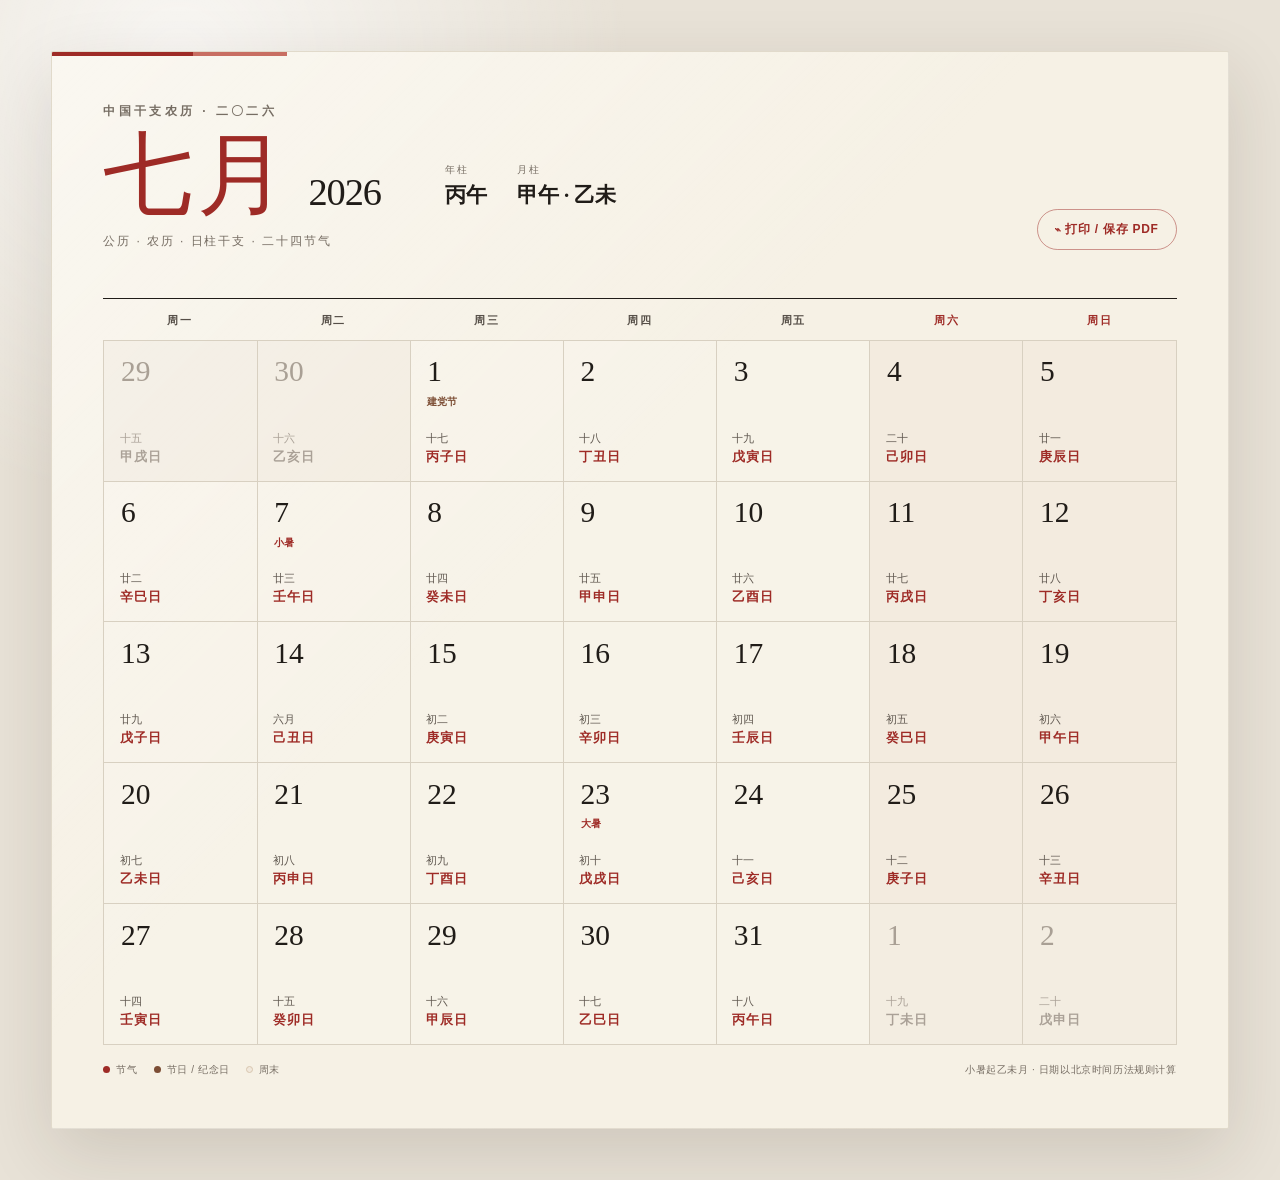
<file: index.html>
<!doctype html>
<html lang="zh-CN">
  <head>
    <meta charset="utf-8">
    <meta name="viewport" content="width=device-width, initial-scale=1">
    <meta name="color-scheme" content="light">
    <title>2026年7月中国干支日历</title>
    <link rel="stylesheet" href="style.css">
  </head>
  <body>
    <main class="page-shell">
      <section class="calendar-sheet" aria-labelledby="calendar-title">
        <header class="calendar-header">
          <div class="title-group">
            <p class="eyebrow">中国干支农历 · 二〇二六</p>
            <div class="title-row">
              <h1 id="calendar-title"><span>七月</span><b>2026</b></h1>
              <div class="pillar-summary" aria-label="干支信息">
                <p><span>年柱</span><strong id="year-pillar">丙午</strong></p>
                <p><span>月柱</span><strong id="month-pillar">甲午 · 乙未</strong></p>
              </div>
            </div>
            <p class="subtitle">公历 · 农历 · 日柱干支 · 二十四节气</p>
          </div>
          <button id="print-calendar" class="print-button" type="button">
            <span aria-hidden="true">⌁</span>
            打印 / 保存 PDF
          </button>
        </header>

        <div class="weekday-row" role="row" aria-label="星期">
          <div class="weekday" role="columnheader">周一</div>
          <div class="weekday" role="columnheader">周二</div>
          <div class="weekday" role="columnheader">周三</div>
          <div class="weekday" role="columnheader">周四</div>
          <div class="weekday" role="columnheader">周五</div>
          <div class="weekday weekend-label" role="columnheader">周六</div>
          <div class="weekday weekend-label" role="columnheader">周日</div>
        </div>

        <div id="calendar-grid" class="calendar-grid" role="grid" aria-label="2026年7月月历"></div>

        <footer class="calendar-footer">
          <div class="legend" aria-label="图例">
            <span><i class="legend-dot term-dot"></i>节气</span>
            <span><i class="legend-dot festival-dot"></i>节日 / 纪念日</span>
            <span><i class="legend-dot weekend-dot"></i>周末</span>
          </div>
          <p>小暑起乙未月 · 日期以北京时间历法规则计算</p>
        </footer>

        <p id="calendar-status" class="calendar-status" role="status" aria-live="polite" hidden></p>
      </section>
    </main>

    <script src="vendor/lunar.js"></script>
    <script src="calendar-core.js"></script>
    <script src="script.js"></script>
  </body>
</html>
</file>
<file: style.css>
:root {
  --paper: #f6f1e5;
  --paper-light: #fcfaf4;
  --ink: #201c18;
  --muted: #766d63;
  --line: #d8d0c1;
  --red: #9e2b26;
  --red-soft: #c86e62;
  --weekend: #f1e8db;
  --shadow: 0 24px 70px rgba(52, 37, 22, 0.14);
}

* {
  box-sizing: border-box;
}

html {
  min-width: 320px;
  background: #e8e2d7;
}

body {
  min-height: 100vh;
  margin: 0;
  color: var(--ink);
  background:
    radial-gradient(circle at 14% 5%, rgba(255, 255, 255, 0.72), transparent 28rem),
    #e8e2d7;
  font-family: "PingFang SC", "Microsoft YaHei", "Noto Sans CJK SC", sans-serif;
  -webkit-font-smoothing: antialiased;
}

button {
  font: inherit;
}

.page-shell {
  width: min(1400px, 100%);
  margin: 0 auto;
  padding: clamp(18px, 4vw, 56px);
}

.calendar-sheet {
  position: relative;
  overflow: hidden;
  padding: clamp(24px, 4vw, 58px);
  border: 1px solid rgba(141, 124, 101, 0.2);
  border-radius: 2px;
  background:
    linear-gradient(135deg, rgba(255, 255, 255, 0.45), transparent 44%),
    var(--paper);
  box-shadow: var(--shadow);
}

.calendar-sheet::before {
  position: absolute;
  top: 0;
  left: 0;
  width: 100%;
  height: 4px;
  background: linear-gradient(90deg, var(--red) 0 12%, var(--red-soft) 12% 20%, transparent 20%);
  content: "";
}

.calendar-header {
  display: flex;
  align-items: flex-end;
  justify-content: space-between;
  gap: 24px;
  margin-bottom: clamp(28px, 4vw, 48px);
}

.eyebrow,
.subtitle,
.calendar-footer p {
  margin: 0;
  color: var(--muted);
}

.eyebrow {
  margin-bottom: 14px;
  font-size: 12px;
  font-weight: 600;
  letter-spacing: 0.28em;
}

.title-row {
  display: flex;
  align-items: flex-end;
  gap: clamp(24px, 5vw, 72px);
}

h1 {
  display: flex;
  align-items: baseline;
  gap: 18px;
  margin: 0;
  font-family: "Songti SC", "STSong", "SimSun", serif;
  font-weight: 500;
  line-height: 0.92;
}

h1 span {
  color: var(--red);
  font-size: clamp(52px, 7vw, 94px);
  letter-spacing: 0.04em;
}

h1 b {
  font-family: Georgia, "Times New Roman", serif;
  font-size: clamp(24px, 3vw, 42px);
  font-weight: 500;
  letter-spacing: -0.03em;
}

.pillar-summary {
  display: flex;
  gap: 30px;
  padding-bottom: 8px;
}

.pillar-summary p {
  margin: 0;
}

.pillar-summary span,
.pillar-summary strong {
  display: block;
}

.pillar-summary span {
  margin-bottom: 4px;
  color: var(--muted);
  font-size: 10px;
  letter-spacing: 0.18em;
}

.pillar-summary strong {
  font-family: "Songti SC", "STSong", "SimSun", serif;
  font-size: 21px;
  font-weight: 600;
}

.subtitle {
  margin-top: 16px;
  font-size: 12px;
  letter-spacing: 0.16em;
}

.print-button {
  flex: 0 0 auto;
  padding: 11px 17px;
  border: 1px solid rgba(158, 43, 38, 0.48);
  border-radius: 999px;
  color: var(--red);
  background: transparent;
  font-size: 12px;
  font-weight: 600;
  letter-spacing: 0.06em;
  cursor: pointer;
  transition: color 160ms ease, background 160ms ease, transform 160ms ease;
}

.print-button:hover {
  color: white;
  background: var(--red);
  transform: translateY(-1px);
}

.print-button:focus-visible {
  outline: 3px solid rgba(158, 43, 38, 0.25);
  outline-offset: 3px;
}

.weekday-row,
.calendar-grid {
  display: grid;
  width: 100%;
  min-width: 0;
  grid-template-columns: repeat(7, minmax(0, 1fr));
}

.weekday-row {
  border-top: 1px solid var(--ink);
  border-bottom: 1px solid var(--line);
}

.weekday {
  padding: 14px 8px 12px;
  color: #554e47;
  font-size: 11px;
  font-weight: 600;
  letter-spacing: 0.14em;
  text-align: center;
}

.weekend-label {
  color: var(--red);
}

.calendar-grid {
  border-left: 1px solid var(--line);
}

.calendar-day {
  position: relative;
  min-width: 0;
  min-height: clamp(118px, 11vw, 164px);
  padding: clamp(10px, 1.3vw, 18px);
  border-right: 1px solid var(--line);
  border-bottom: 1px solid var(--line);
  background: rgba(255, 255, 255, 0.1);
}

.calendar-day.is-weekend {
  background: color-mix(in srgb, var(--weekend) 56%, transparent);
}

.calendar-day.is-adjacent {
  color: #a9a095;
  background: rgba(224, 216, 203, 0.18);
}

.calendar-day.is-today {
  box-shadow: inset 0 0 0 2px var(--red);
}

.solar-day {
  display: block;
  font-family: Georgia, "Times New Roman", serif;
  font-size: clamp(22px, 2.3vw, 36px);
  font-weight: 400;
  line-height: 1;
}

.day-event {
  min-height: 20px;
  margin: 9px 0 2px;
  color: var(--red);
  font-size: clamp(9px, 0.8vw, 12px);
  font-weight: 700;
  line-height: 1.25;
}

.day-event.is-festival {
  color: #7c4d34;
}

.day-meta {
  position: absolute;
  right: clamp(8px, 1.2vw, 16px);
  bottom: clamp(9px, 1.2vw, 15px);
  left: clamp(8px, 1.2vw, 16px);
}

.lunar-date,
.ganzhi-day {
  display: block;
  overflow: hidden;
  text-overflow: ellipsis;
  white-space: nowrap;
}

.lunar-date {
  color: #5f574f;
  font-size: clamp(9px, 0.85vw, 12px);
}

.ganzhi-day {
  margin-top: 3px;
  color: var(--red);
  font-family: "Songti SC", "STSong", "SimSun", serif;
  font-size: clamp(10px, 1vw, 14px);
  font-weight: 600;
  letter-spacing: 0.08em;
}

.is-adjacent .lunar-date,
.is-adjacent .ganzhi-day,
.is-adjacent .day-event {
  color: #aaa197;
}

.calendar-footer {
  display: flex;
  align-items: center;
  justify-content: space-between;
  gap: 20px;
  padding-top: 18px;
  font-size: 10px;
  letter-spacing: 0.06em;
}

.legend {
  display: flex;
  flex-wrap: wrap;
  gap: 16px;
  color: var(--muted);
}

.legend span {
  display: inline-flex;
  align-items: center;
  gap: 6px;
}

.legend-dot {
  width: 7px;
  height: 7px;
  border-radius: 50%;
  background: var(--red);
}

.festival-dot {
  background: #7c4d34;
}

.weekend-dot {
  border: 1px solid #d8c6af;
  background: var(--weekend);
}

.calendar-status {
  margin: 28px 0 0;
  padding: 14px 16px;
  border: 1px solid rgba(158, 43, 38, 0.4);
  color: #74211d;
  background: rgba(158, 43, 38, 0.06);
  font-size: 13px;
}

@media (max-width: 760px) {
  .page-shell {
    padding: 0;
  }

  .calendar-sheet {
    width: 100%;
    max-width: 100vw;
    min-height: 100vh;
    padding: 22px 10px 28px;
    border: 0;
    box-shadow: none;
  }

  .calendar-header {
    min-width: 0;
    align-items: flex-start;
    margin-bottom: 24px;
  }

  .title-row {
    display: block;
  }

  .title-group {
    min-width: 0;
  }

  h1 {
    gap: 10px;
  }

  h1 span {
    font-size: clamp(43px, 15vw, 64px);
  }

  h1 b {
    font-size: 24px;
  }

  .pillar-summary {
    gap: 20px;
    margin-top: 14px;
    padding: 0;
  }

  .pillar-summary strong {
    font-size: 17px;
  }

  .subtitle {
    display: none;
  }

  .print-button {
    padding: 8px 10px;
    font-size: 0;
  }

  .print-button span {
    font-size: 17px;
  }

  .weekday {
    padding: 10px 1px 9px;
    font-size: 9px;
    letter-spacing: 0;
  }

  .calendar-day {
    min-height: 82px;
    padding: 7px 4px;
  }

  .solar-day {
    font-size: 19px;
  }

  .day-event {
    min-height: 13px;
    margin-top: 5px;
    font-size: 8px;
  }

  .day-meta {
    right: 3px;
    bottom: 6px;
    left: 3px;
  }

  .lunar-date {
    font-size: 8px;
  }

  .ganzhi-day {
    margin-top: 1px;
    font-size: 9px;
    letter-spacing: 0;
  }

  .calendar-footer {
    display: block;
    padding-top: 14px;
  }

  .calendar-footer p {
    display: none;
  }
}

@page {
  size: A4 landscape;
  margin: 9mm;
}

@media print {
  :root {
    --paper: #fffdf8;
    --shadow: none;
  }

  html,
  body {
    min-width: 0;
    min-height: 0;
    background: white;
    print-color-adjust: exact;
    -webkit-print-color-adjust: exact;
  }

  .page-shell {
    width: 100%;
    margin: 0;
    padding: 0;
  }

  .calendar-sheet {
    overflow: visible;
    padding: 4mm 7mm 3mm;
    border: 0;
    box-shadow: none;
  }

  .calendar-header {
    margin-bottom: 3mm;
  }

  .eyebrow {
    margin-bottom: 1mm;
    font-size: 7pt;
  }

  h1 span {
    font-size: 36pt;
  }

  h1 b {
    font-size: 18pt;
  }

  .subtitle {
    margin-top: 1mm;
    font-size: 7pt;
  }

  .pillar-summary {
    padding-bottom: 1mm;
  }

  .pillar-summary strong {
    font-size: 12pt;
  }

  .print-button {
    display: none;
  }

  .weekday {
    padding: 1.5mm 1mm 1.2mm;
  }

  .calendar-day {
    min-height: 21mm;
    padding: 2mm;
    break-inside: avoid;
  }

  .solar-day {
    font-size: 17pt;
  }

  .day-event {
    min-height: 3mm;
    margin-top: 1mm;
    font-size: 6.5pt;
  }

  .day-meta {
    right: 2mm;
    bottom: 1.6mm;
    left: 2mm;
  }

  .lunar-date {
    font-size: 6.5pt;
  }

  .ganzhi-day {
    margin-top: 0.5mm;
    font-size: 7.5pt;
  }

  .calendar-footer {
    padding-top: 2mm;
    font-size: 6.5pt;
  }
}
</file>
